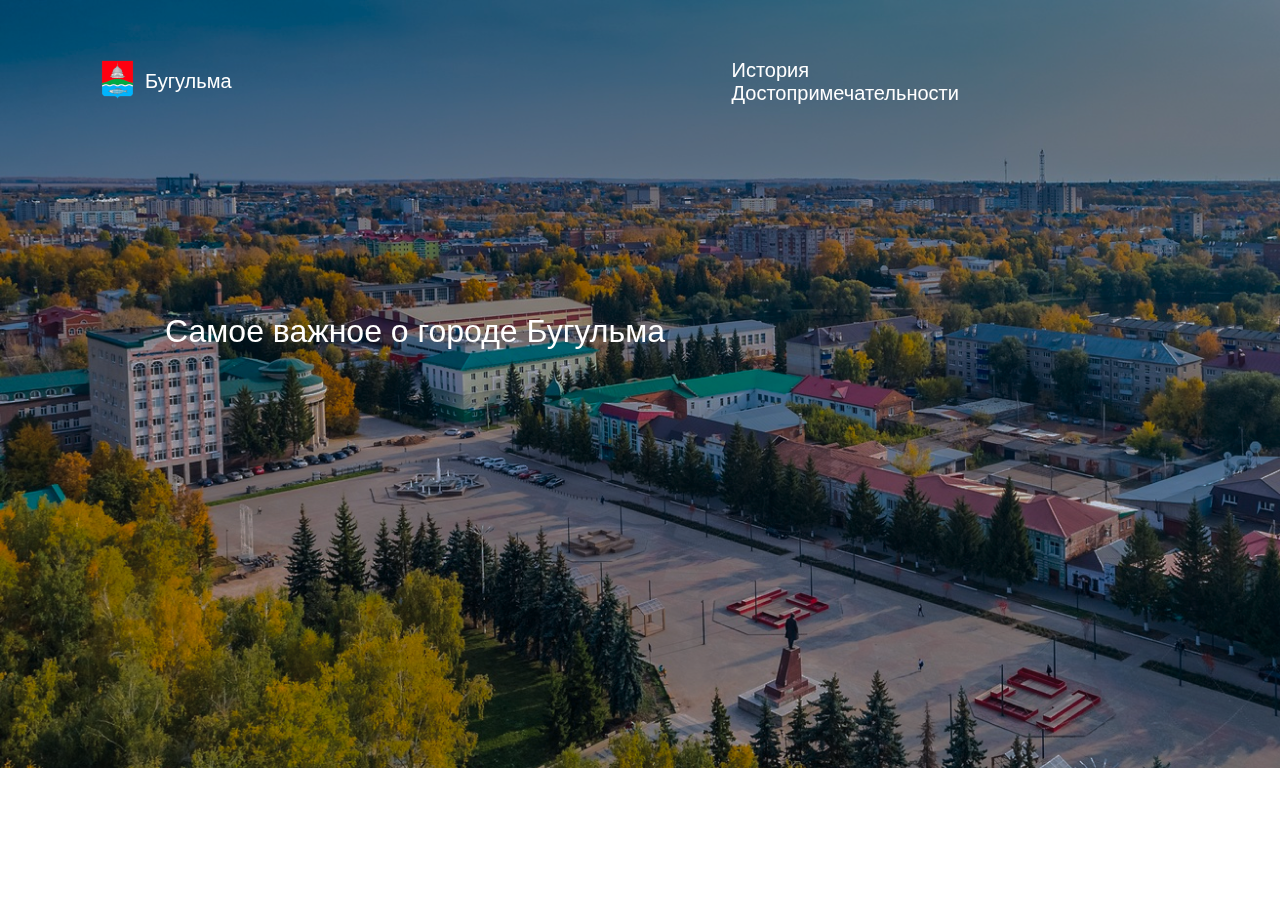
<file: index.html>
<!DOCTYPE html>
<html lang="en">
<head>
    <meta charset="UTF-8">
    <meta name="viewport" content="width=device-width, initial-scale=1.0">
    <link rel="stylesheet", href="assets/style.css">
    <link rel="preconnect" href="https://fonts.googleapis.com">
    <link rel="preconnect" href="https://fonts.gstatic.com" crossorigin>
    <title>Бугульма</title>
</head>
<body>
    
    <div class="main">
        <div class="container">
            <div class="main-line">
                <div class="main-logo">
                    <img src="assets/image/logo.png" alt="">
                </div>
                <div class="logo-name"><p>Бугульма</div>
                <div class="nav">
                    <a class="nav-item" href="assets/history.html" target="_blank">История</a>
                    <a class="nav-item" href="assets/attractions.html" target="_blank">Достопримечательности</a>
                </div>
            </div>
        </div>
        <div class="main-center">
            <div class="main-title">Самое важное о городе Бугульма</div>
        </div>
    </div>
</body>
</html>
</file>
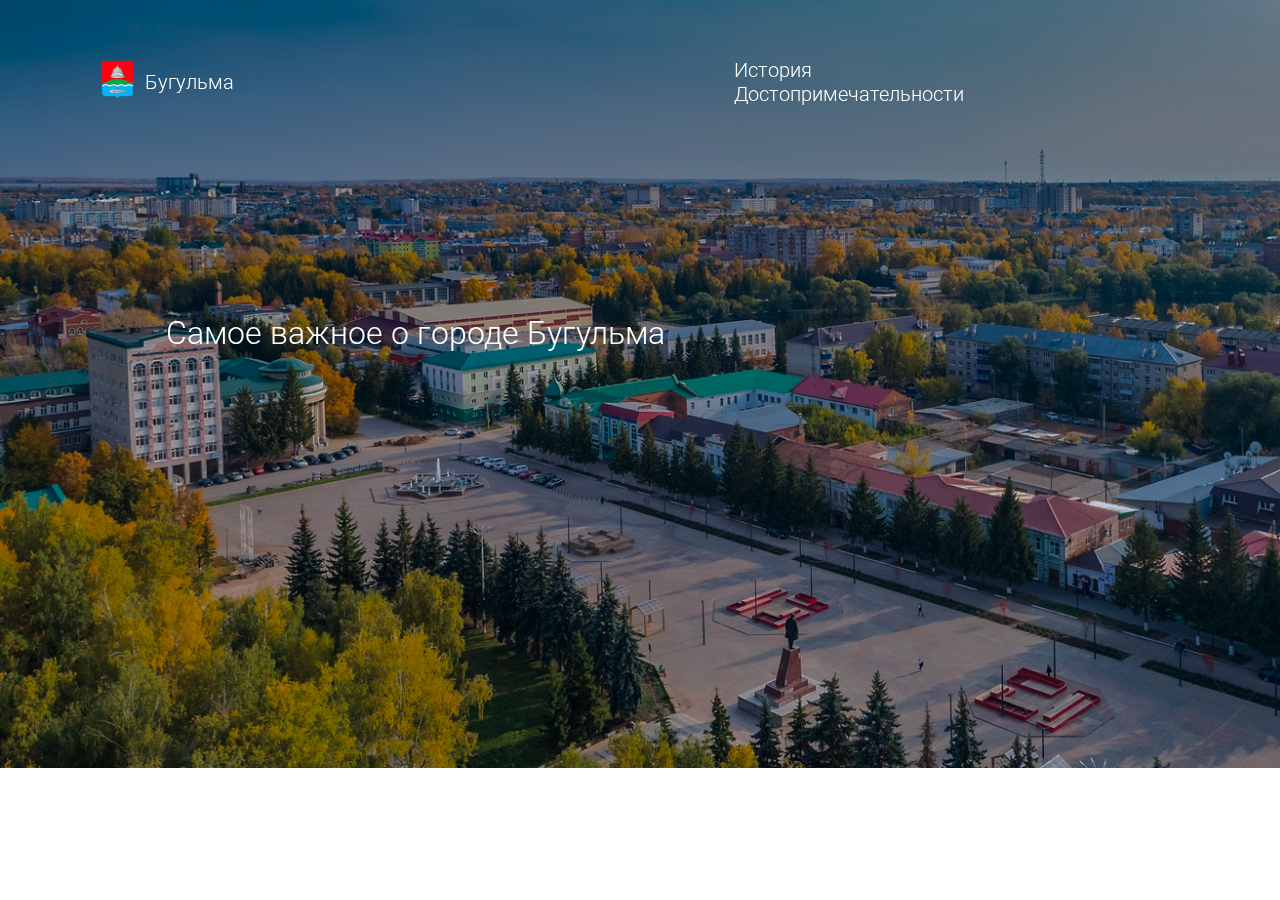
<file: main.html>
<!DOCTYPE html>
<html lang="en">
<head>
    <meta charset="UTF-8">
    <meta name="viewport" content="width=device-width, initial-scale=1.0">
    <link rel="stylesheet", href="assets/style.css">
    <link rel="preconnect" href="https://fonts.googleapis.com">
    <link rel="preconnect" href="https://fonts.gstatic.com" crossorigin>

    <link href="https://fonts.googleapis.com/css2?family=Roboto:wght@300;400;500&display=swap" rel="stylesheet">
    <title>Бугульма</title>
</head>
<body>
    <div class="main">
        <div class="container">
            <div class="main-line">
                <div class="main-logo">
                    <img src="assets/image/logo.png" alt="">
                </div>
                <div class="logo-name"><p>Бугульма</div>
                <div class="nav">
                    <a class="nav-item" href="assets/history.html" target="_blank">История</a>
                    <a class="nav-item" href="assets/attractions.html" target="_blank">Достопримечательности</a>
                </div>
            </div>
        </div>
        <div class="main-center">
            <div class="main-title">Самое важное о городе Бугульма</div>
        </div>
    </div>
</body>
</html>
</file>
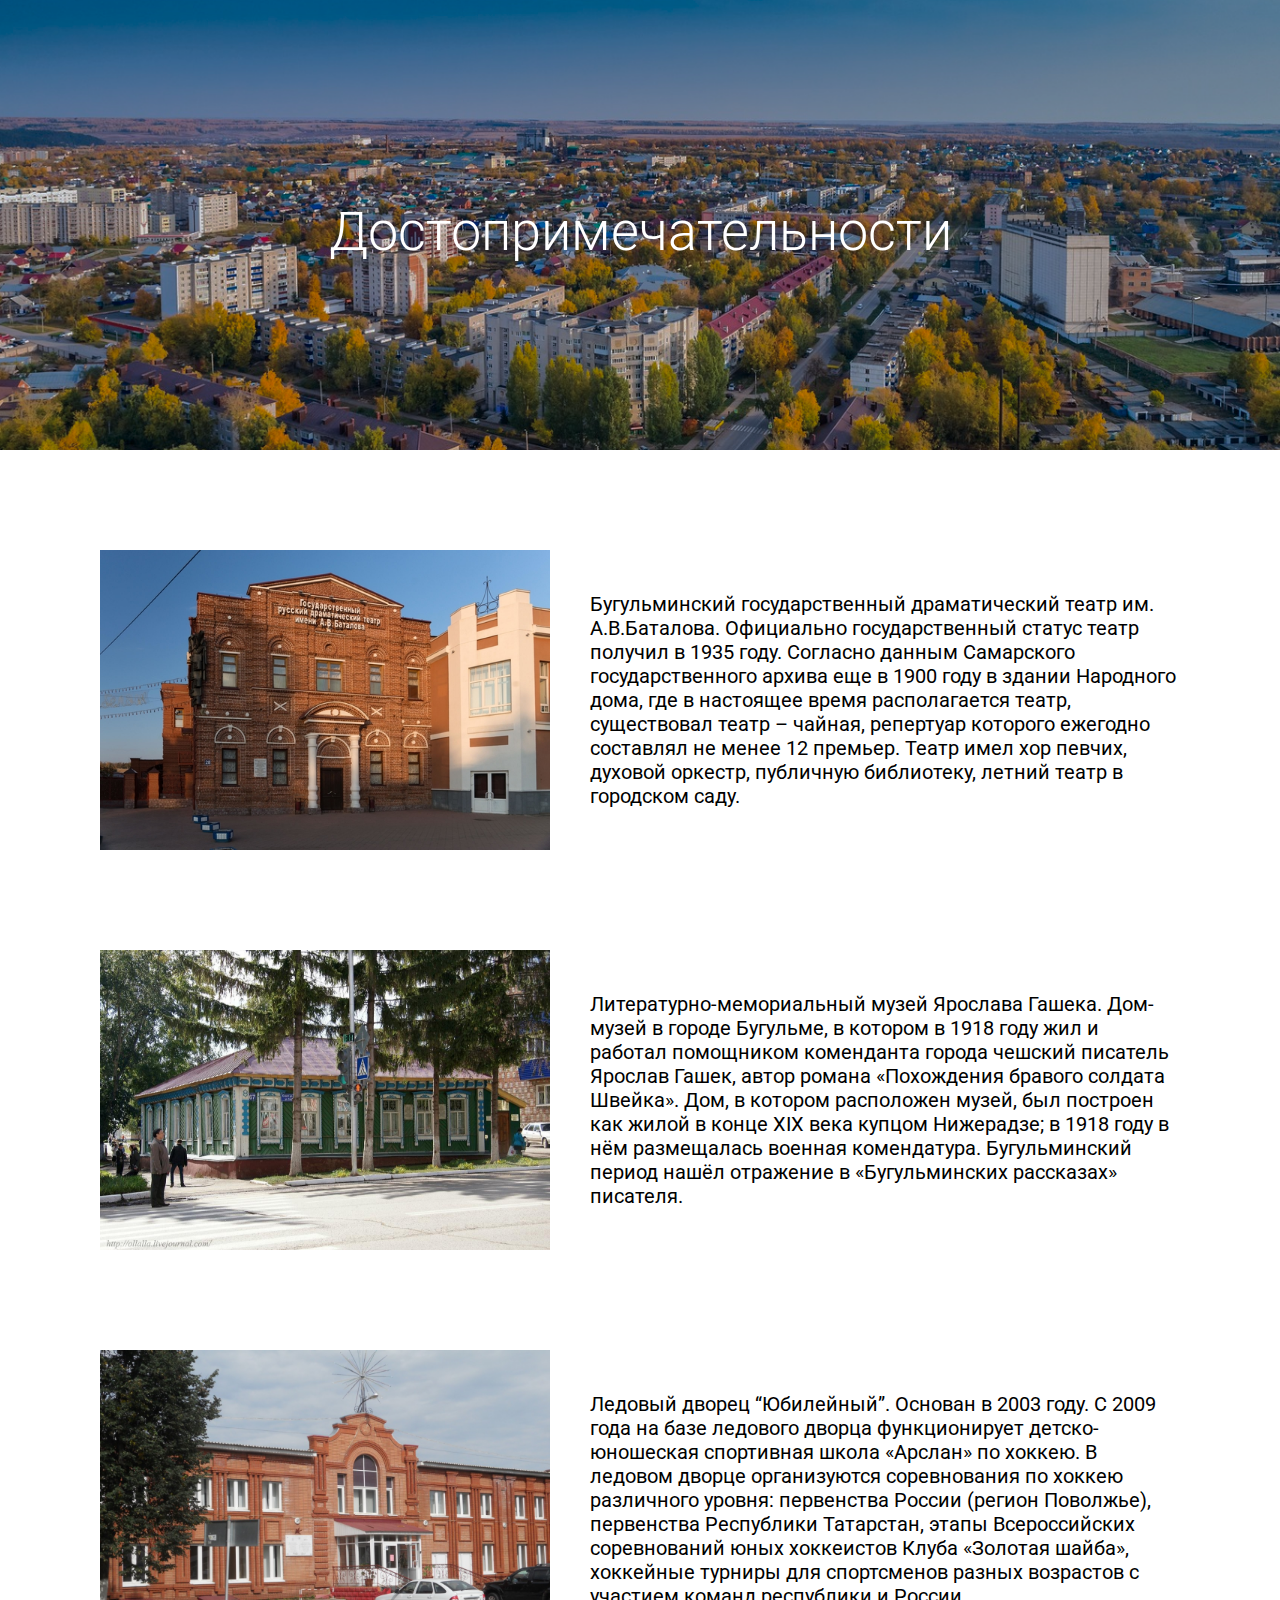
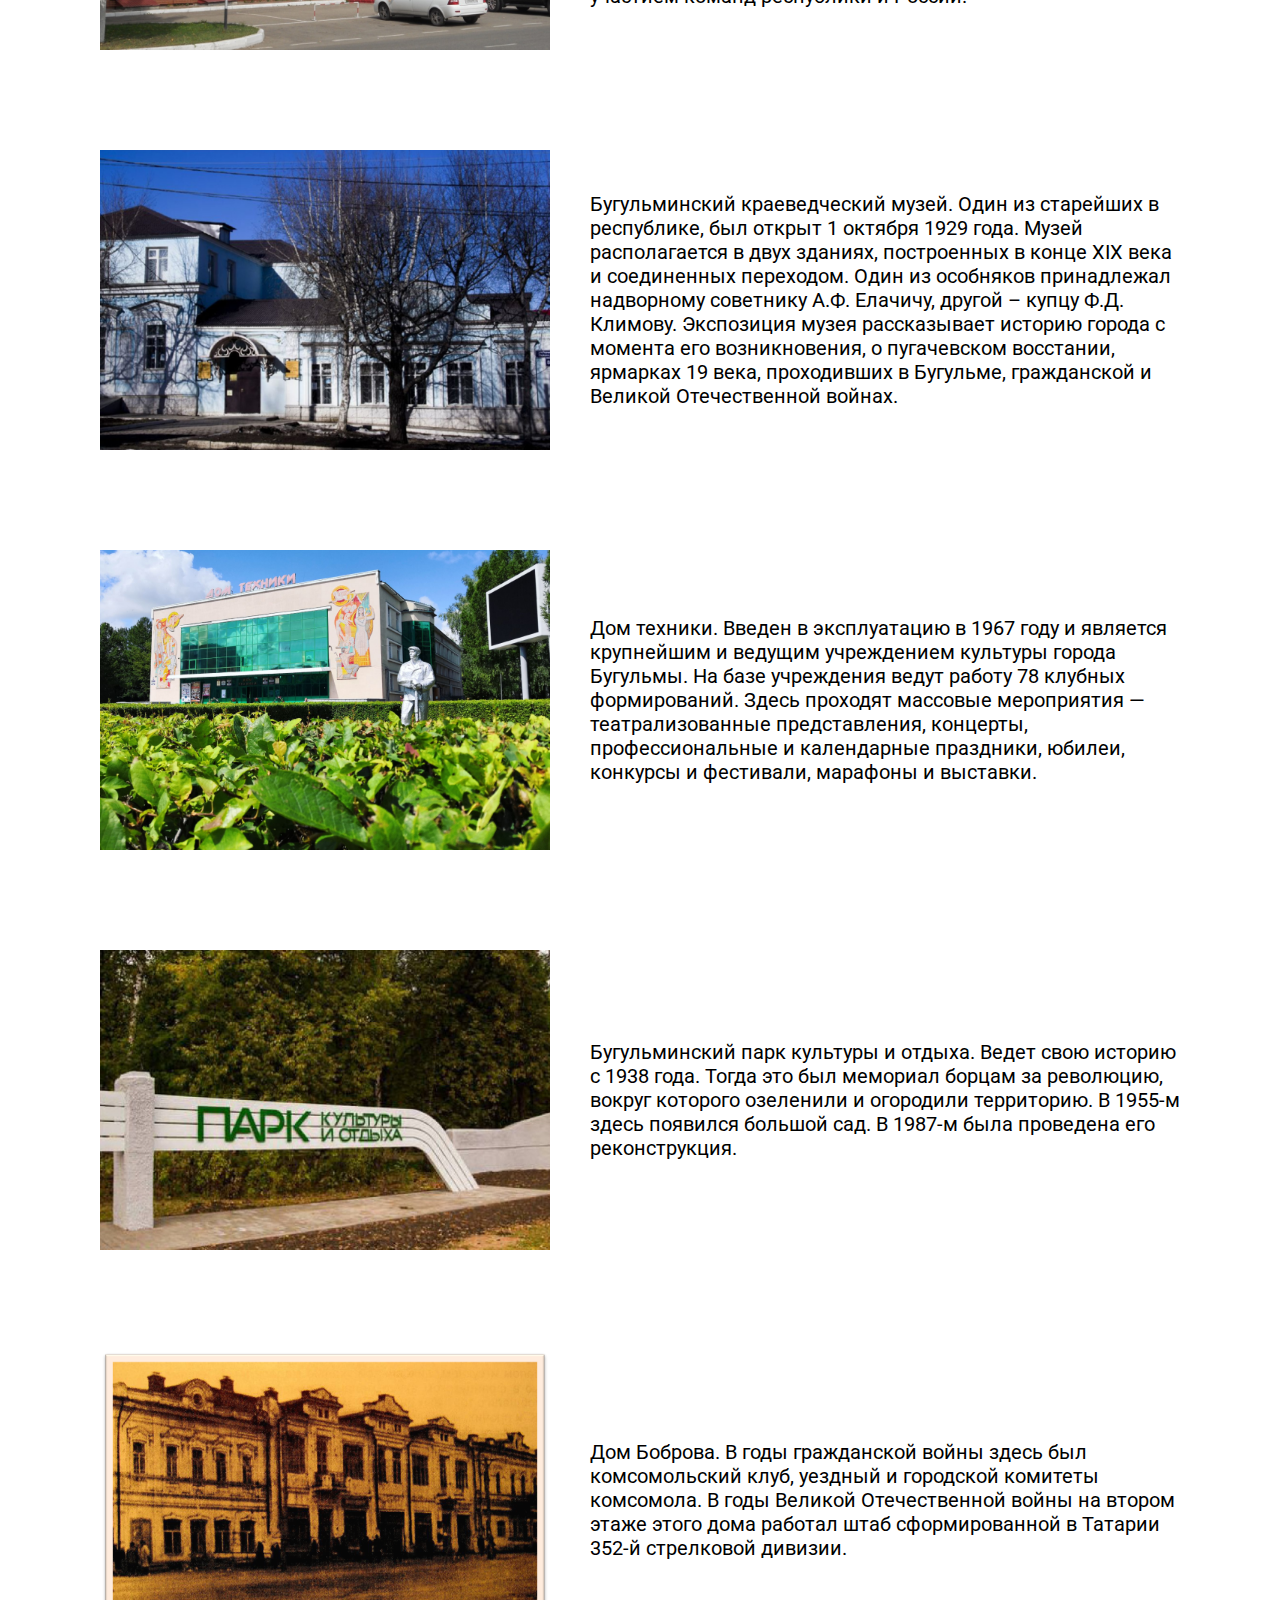
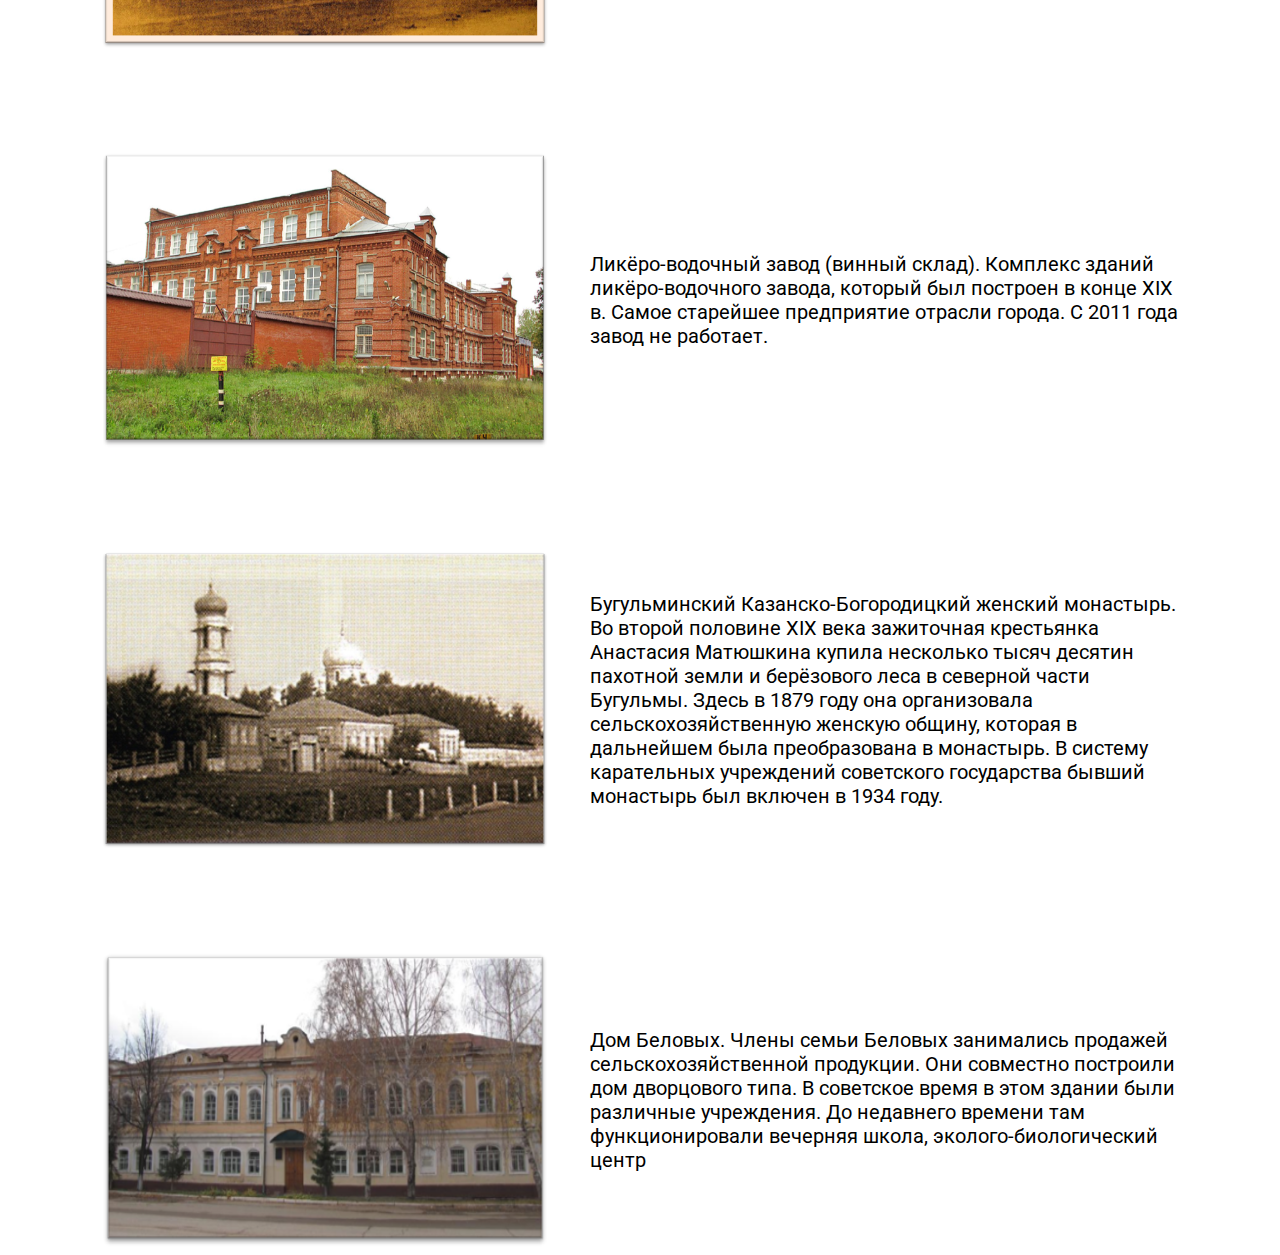
<file: assets/attractions.html>
<!DOCTYPE html>
<html lang="ru">
<head>
    <meta charset="UTF-8">
    <meta name="viewport" content="width=device-width, initial-scale=1.0">
    <link rel="stylesheet", href="attractions_style.css">
    <link rel="preconnect" href="https://fonts.googleapis.com">
    <link rel="preconnect" href="https://fonts.gstatic.com" crossorigin>
    <link href="https://fonts.googleapis.com/css2?family=Roboto:wght@300;400;500&display=swap" rel="stylesheet">
    <title>Достопримечательности</title>
</head>
<body>
    <div class="header">
        <div class="header-name">Достопримечательности</div>
    </div>
    <div class="main">
        <div class="attractions">
            <div class="attraction">
                <div class="attraction-img">
                    <img class="attraction-img" src="image/theatre.png">
                </div>
                <div class="attraction-text">
                    <p>Бугульминский государственный драматический театр им. А.В.Баталова. Официально государственный статус театр получил в 1935 году. Согласно данным Самарского государственного архива еще в 1900 году в здании Народного дома, где в настоящее время располагается театр, существовал театр – чайная, репертуар которого ежегодно составлял не менее 12 премьер. Театр имел хор певчих, духовой оркестр, публичную библиотеку, летний театр в городском саду.</p>
                </div>
            </div>
            <div class="attraction">
                <div class="attraction-img">
                    <img  class="attraction-img" src="image/museum1.png">
                </div>
                <div class="attraction-text">
                    <p>Литературно-мемориальный музей Ярослава Гашека. Дом-музей в городе Бугульме, в котором в 1918 году жил и работал помощником коменданта города чешский писатель Ярослав Гашек, автор романа «Похождения бравого солдата Швейка». Дом, в котором расположен музей, был построен как жилой в конце XIX века купцом Нижерадзе; в 1918 году в нём размещалась военная комендатура. Бугульминский период нашёл отражение в «Бугульминских рассказах» писателя.</p>
                </div>
            </div>
            <div class="attraction">
                <div class="attraction-img">
                    <img class="attraction-img" src="image/ice.png">
                </div>
                <div class="attraction-text">
                    <p>Ледовый дворец “Юбилейный”. Основан в 2003 году. С 2009 года на базе ледового дворца функционирует детско-юношеская спортивная школа «Арслан» по хоккею. В ледовом дворце организуются соревнования по хоккею различного уровня: первенства России (регион Поволжье), первенства Республики Татарстан, этапы Всероссийских соревнований юных хоккеистов Клуба «Золотая шайба», хоккейные турниры для спортсменов разных возрастов с участием команд республики и России.</p>
                </div>
            </div>
            <div class="attraction">
                <div class="attraction-img">
                    <img class="attraction-img" src="image/museum2.png">
                </div>
                <div class="attraction-text">
                    <p>Бугульминский краеведческий музей. Один из старейших в республике, был открыт 1 октября 1929 года. Музей располагается в двух зданиях, построенных в конце XIX века и соединенных переходом. Один из особняков принадлежал надворному советнику А.Ф. Елачичу, другой – купцу Ф.Д. Климову. Экспозиция музея рассказывает историю города с момента его возникновения, о пугачевском восстании, ярмарках 19 века, проходивших в Бугульме, гражданской и Великой Отечественной войнах.</p>
                </div>
            </div>
            <div class="attraction">
                <div class="attraction-img">
                    <img class="attraction-img" src="image/tech.png">
                </div>
                <div class="attraction-text">
                    <p>Дом техники. Введен в эксплуатацию в 1967 году и является крупнейшим и ведущим учреждением культуры города Бугульмы. На базе учреждения ведут работу 78 клубных формирований. Здесь проходят массовые мероприятия — театрализованные представления, концерты, профессиональные и календарные праздники, юбилеи, конкурсы и фестивали, марафоны и выставки.</p>
                </div>
            </div>
            <div class="attraction">
                <div class="attraction-img">
                    <img class="attraction-img" src="image/park.png">
                </div>
                <div class="attraction-text">
                    <p>Бугульминский парк культуры и отдыха. Ведет свою историю с 1938 года. Тогда это был мемориал борцам за революцию, вокруг которого озеленили и огородили территорию. В 1955-м здесь появился большой сад. В 1987-м была проведена его реконструкция.</p>
                </div>
            </div>
            <div class="attraction">
                <div class="attraction-img">
                    <img class="attraction-img" src="image/bobr.png">
                </div>
                <div class="attraction-text">
                    <p>Дом Боброва. В годы гражданской войны здесь был комсомольский клуб, уездный и городской комитеты комсомола. В годы Великой Отечественной войны на втором этаже этого дома работал штаб сформированной в Татарии 352-й стрелковой дивизии. </p>
                </div>
            </div>
            <div class="attraction">
                <div class="attraction-img">
                    <img class="attraction-img" src="image/liker.png">
                </div>
                <div class="attraction-text">
                    <p>Ликёро-водочный завод (винный склад). Комплекс зданий ликёро-водочного завода, который был построен в конце XIX в. Самое старейшее предприятие отрасли города. С 2011 года завод не работает.</p>
                </div>
            </div>
            <div class="attraction">
                <div class="attraction-img">
                    <img class="attraction-img" src="image/monas.png">
                </div>
                <div class="attraction-text">
                    <p>Бугульминский Казанско-Богородицкий женский монастырь. Во второй половине XIX века зажиточная крестьянка Анастасия Матюшкина купила несколько тысяч десятин пахотной земли и берёзового леса в северной части Бугульмы. Здесь в 1879 году она организовала сельскохозяйственную женскую общину, которая в дальнейшем была преобразована в монастырь. В систему карательных учреждений советского государства бывший монастырь был включен в 1934 году. </p>
                </div>
            </div>
            <div class="attraction">
                <div class="attraction-img">
                    <img class="attraction-img" src="image/bel.png">
                </div>
                <div class="attraction-text">
                    <p>Дом Беловых. Члены семьи Беловых занимались продажей сельскохозяйственной продукции. Они совместно построили дом дворцового типа. В советское время в этом здании были различные учреждения. До недавнего времени там функционировали вечерняя школа, эколого-биологический центр</p>
                </div>
            </div>
        </div>
    </div>
</body>
</html>
</file>
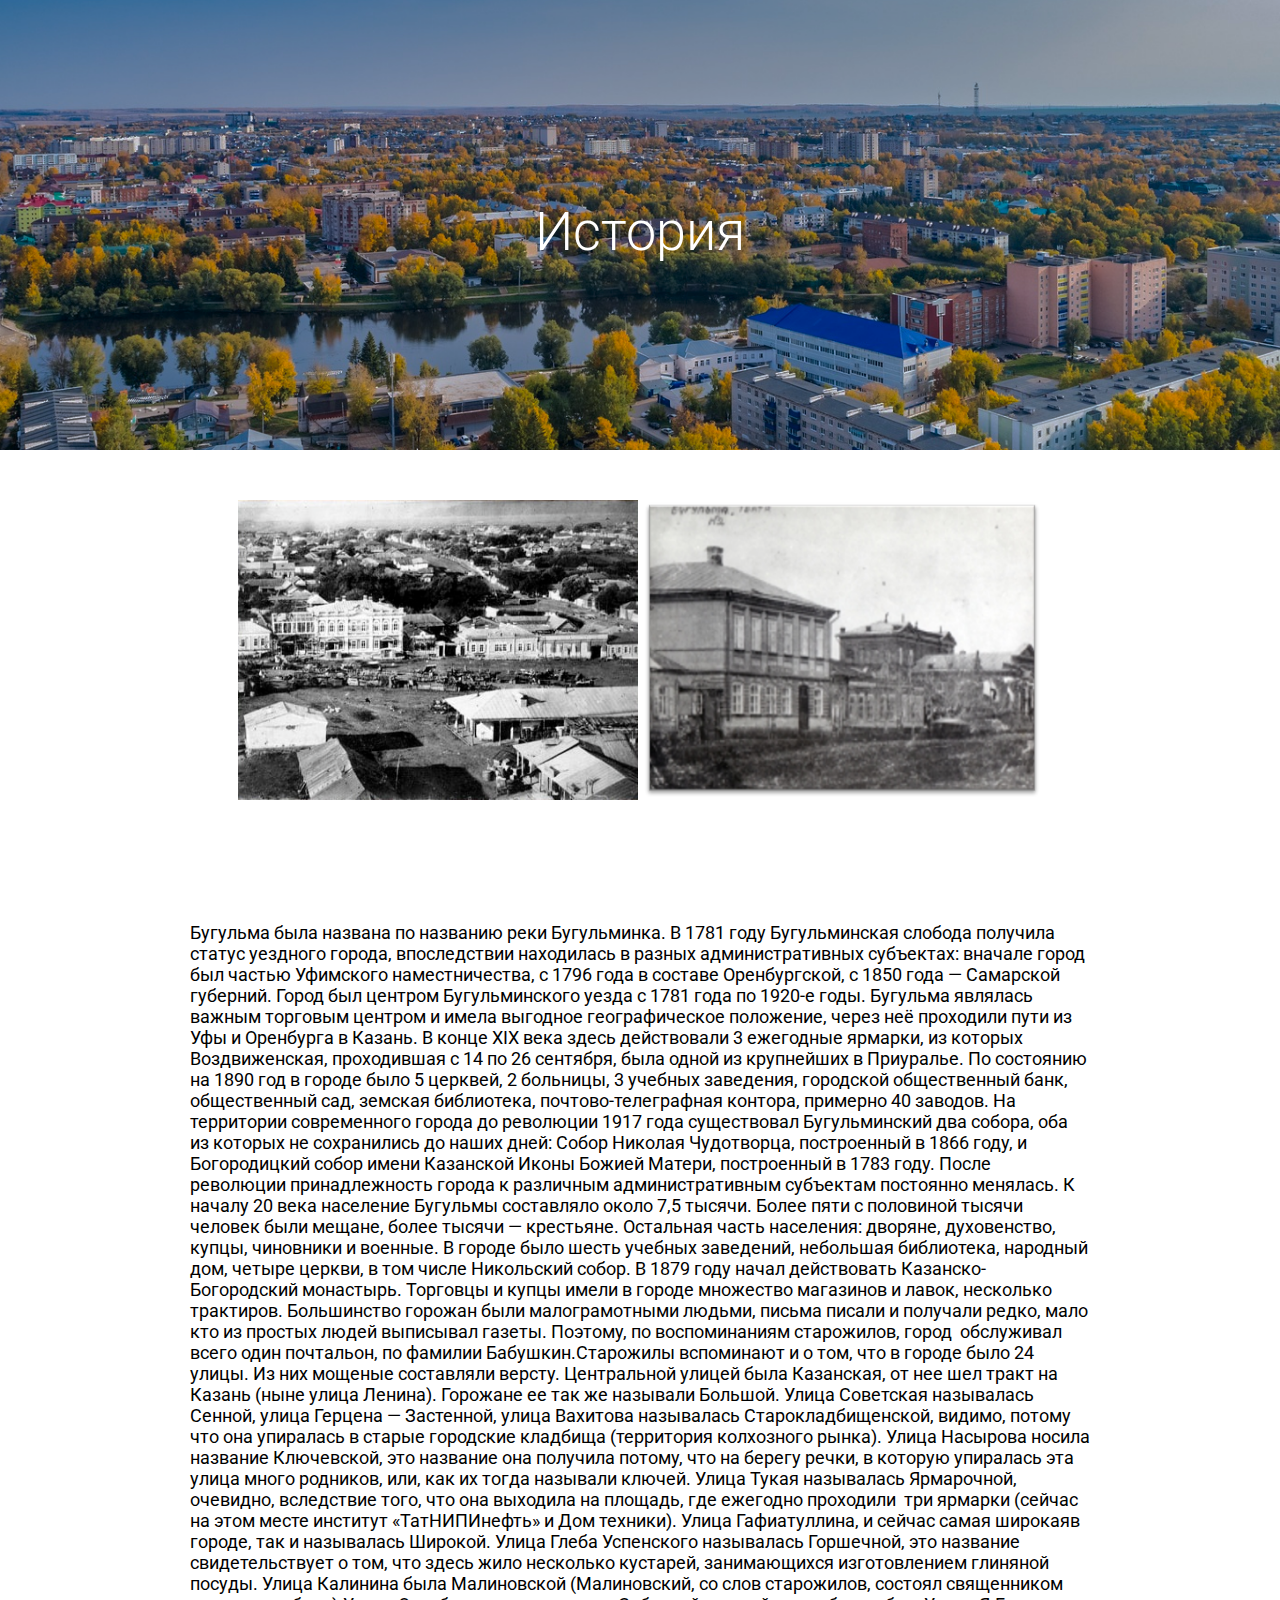
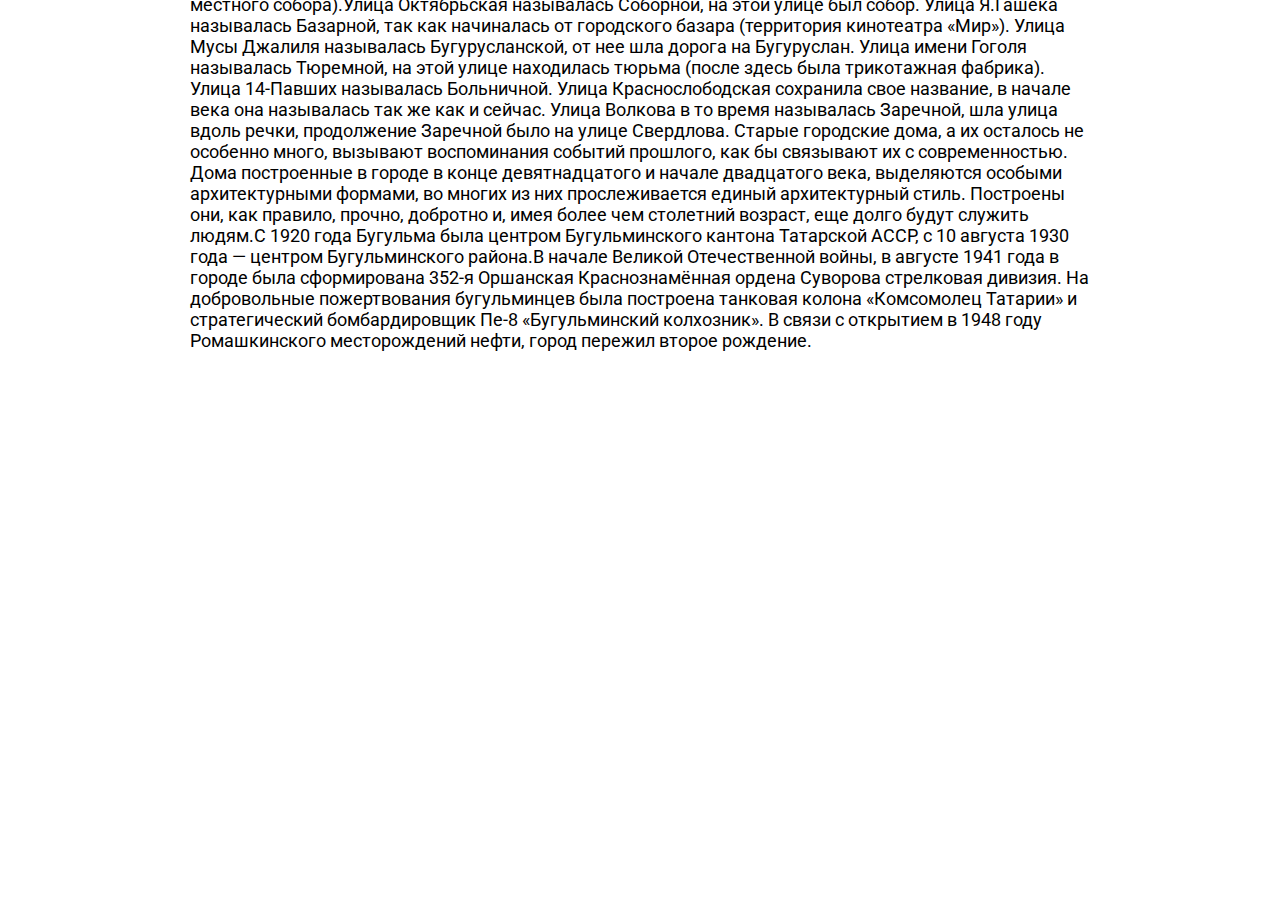
<file: assets/history.html>
<!DOCTYPE html>
<html lang="en">
<head>
    <meta charset="UTF-8">
    <meta name="viewport" content="width=device-width, initial-scale=1.0">
    <link rel="stylesheet", href="history_style.css">
    <link rel="preconnect" href="https://fonts.googleapis.com">
    <link rel="preconnect" href="https://fonts.gstatic.com" crossorigin>
    <link href="https://fonts.googleapis.com/css2?family=Roboto:wght@300;400;500&display=swap" rel="stylesheet">
    <title>История</title>
</head>
<body>
    <div class="header">
        <div class="header-name">История</div>
    </div>
    <div class="main">
        <div class="history-city">
            <img width="400px" height="300px" src="image/selo.png">
            <img width="400px" height="300px" src="image/selo2.png">
        </div>
        <div class="history"><p>Бугульма была названа по названию реки Бугульминка. В 1781 году Бугульминская слобода получила статус уездного города, впоследствии находилась в разных административных субъектах: вначале город был частью Уфимского наместничества, с 1796 года в составе Оренбургской, с 1850 года — Самарской губерний. Город был центром Бугульминского уезда с 1781 года по 1920-е годы. Бугульма являлась важным торговым центром и имела выгодное географическое положение, через неё проходили пути из Уфы и Оренбурга в Казань. В конце XIX века здесь действовали 3 ежегодные ярмарки, из которых Воздвиженская, проходившая с 14 по 26 сентября, была одной из крупнейших в Приуралье. По состоянию на 1890 год в городе было 5 церквей, 2 больницы, 3 учебных заведения, городской общественный банк, общественный сад, земская библиотека, почтово-телеграфная контора, примерно 40 заводов. На территории современного города до революции 1917 года существовал Бугульминский два собора, оба из которых не сохранились до наших дней: Собор Николая Чудотворца, построенный в 1866 году, и Богородицкий собор имени Казанской Иконы Божией Матери, построенный в 1783 году. После революции принадлежность города к различным административным субъектам постоянно менялась. К началу 20 века население Бугульмы составляло около 7,5 тысячи. Более пяти с половиной тысячи человек были мещане, более тысячи — крестьяне. Остальная часть населения: дворяне, духовенство, купцы, чиновники и военные. В городе было шесть учебных заведений, небольшая библиотека, народный дом, четыре церкви, в том числе Никольский собор. В 1879 году начал действовать Казанско-Богородский монастырь. Торговцы и купцы имели в городе множество магазинов и лавок, несколько трактиров. Большинство горожан были малограмотными людьми, письма писали и получали редко, мало кто из простых людей выписывал газеты. Поэтому, по воспоминаниям старожилов, город  обслуживал всего один почтальон, по фамилии Бабушкин.Старожилы вспоминают и о том, что в городе было 24 улицы. Из них мощеные составляли версту. Центральной улицей была Казанская, от нее шел тракт на Казань (ныне улица Ленина). Горожане ее так же называли Большой. Улица Советская называлась Сенной, улица Герцена — Застенной, улица Вахитова называлась Старокладбищенской, видимо, потому что она упиралась в старые городские кладбища (территория колхозного рынка). Улица Насырова носила название Ключевской, это название она получила потому, что на берегу речки, в которую упиралась эта улица много родников, или, как их тогда называли ключей. Улица Тукая называлась Ярмарочной, очевидно, вследствие того, что она выходила на площадь, где ежегодно проходили  три ярмарки (сейчас на этом месте институт «ТатНИПИнефть» и Дом техники). Улица Гафиатуллина, и сейчас самая широкаяв городе, так и называлась Широкой. Улица Глеба Успенского называлась Горшечной, это название свидетельствует о том, что здесь жило несколько кустарей, занимающихся изготовлением глиняной посуды. Улица Калинина была Малиновской (Малиновский, со слов старожилов, состоял священником местного собора).Улица Октябрьская называлась Соборной, на этой улице был собор. Улица Я.Гашека называлась Базарной, так как начиналась от городского базара (территория кинотеатра «Мир»). Улица Мусы Джалиля называлась Бугурусланской, от нее шла дорога на Бугуруслан. Улица имени Гоголя называлась Тюремной, на этой улице находилась тюрьма (после здесь была трикотажная фабрика). Улица 14-Павших называлась Больничной. Улица Краснослободская сохранила свое название, в начале века она называлась так же как и сейчас. Улица Волкова в то время называлась Заречной, шла улица вдоль речки, продолжение Заречной было на улице Свердлова. Старые городские дома, а их осталось не особенно много, вызывают воспоминания событий прошлого, как бы связывают их с современностью. Дома построенные в городе в конце девятнадцатого  и начале двадцатого  века, выделяются особыми архитектурными формами, во многих из них прослеживается единый архитектурный стиль. Построены они, как правило, прочно, добротно и, имея более чем столетний возраст, еще долго будут служить людям.С 1920 года Бугульма была центром Бугульминского кантона Татарской АССР, с 10 августа 1930 года — центром Бугульминского района.В начале Великой Отечественной войны, в августе 1941 года в городе была сформирована 352-я Оршанская Краснознамённая ордена Суворова стрелковая дивизия. На добровольные пожертвования бугульминцев была построена танковая колона «Комсомолец Татарии» и стратегический бомбардировщик Пе-8 «Бугульминский колхозник». В связи с открытием в 1948 году Ромашкинского месторождений нефти, город пережил второе рождение.</p></div>
    </div>
</body>
</html>
</file>
<file: assets/style.css>
body {
    margin: 0 auto;
    font-family: "Roboto", sans-serif;
}


.container {
    margin: 0px 100px;
}


.main {
    position: fixed;
    background-image: url(image/main.png);
    height: 768px;
    width: 100%;
    background-repeat: no-repeat;
    background-size: cover;
}

.main-line {
    padding-top: 50px;
    display: flex;
    align-items: center;
}

.nav {
    margin-left: 500px;
}



.nav-item {
    color: #fff;
    text-decoration: none;
    font-weight: 300;
    font-size: 20px;
    margin-right: 100px;
}

.logo-name {
    color: #fff;
    font-weight: 300;
    font-size: 20px;
    margin-left: 10px;

}

.main-title {
    color: #fff;
    font-size: 32px;
    font-weight: 300;
    text-align: center;
    margin-right: 450px;
    margin-top: 200px;
    left: 0;
}
</file>
<file: assets/attractions_style.css>
body {
    margin: 0 auto;
    font-family: "Roboto", sans-serif;
}

.header {
    background-image: url(image/attractions.png);
    height: 450px;
    width: 100%;
    background-repeat: no-repeat;
    background-size: cover;
}

.header-name {
    color: #fff;
    font-size: 54px;
    font-weight: 300;
    text-align: center;
    padding-top: 200px;
}


.main {
    background-color: #fff;
    width: 100%;
    height: 3000px;
}

.attraction {
    font-size: 20px;
    align-items: center;
    display: flex;
    margin: 100px;
}

.attraction-text {
    margin-left: 40px;
}
.attraction-img {
    width: 450px;
    height: 300px;
}

@media (max-width: 480px) {

}

@media (max-width: 767px) {
    * {
        max-width: none;
    }
    .header-name {
        font-size: 20px;
        padding-top: 30px;
    }
    .header {
        height: 200px;
    }
    .attraction {
        font-size: 14px;
    }
    .attraction-img {
        width: 225px;
        height: 150px;
    }
}

@media (max-width: 767px) {

}


@media (max-width: 767px) {

}
</file>
<file: assets/history_style.css>
body {
    margin: 0 auto;
    font-family: "Roboto", sans-serif;
}

.header {
    background-image: url(image/history.png);
    height: 450px;
    width: 100%;
    background-repeat: no-repeat;
    background-size: cover;
}

.header-name {
    color: #fff;
    font-size: 54px;
    font-weight: 300;
    text-align: center;
    padding-top: 200px;
}

.main {
    background-color: #fff;
    height: 2000px;
    width: 100%;
}

.history-city {
    margin: 50px;
    text-align: center;
}

.history {
    font-size: 18px;
    padding-top: 50px;
    margin-left: auto;
    margin-right: auto;
    width:  50em;
}
</file>
